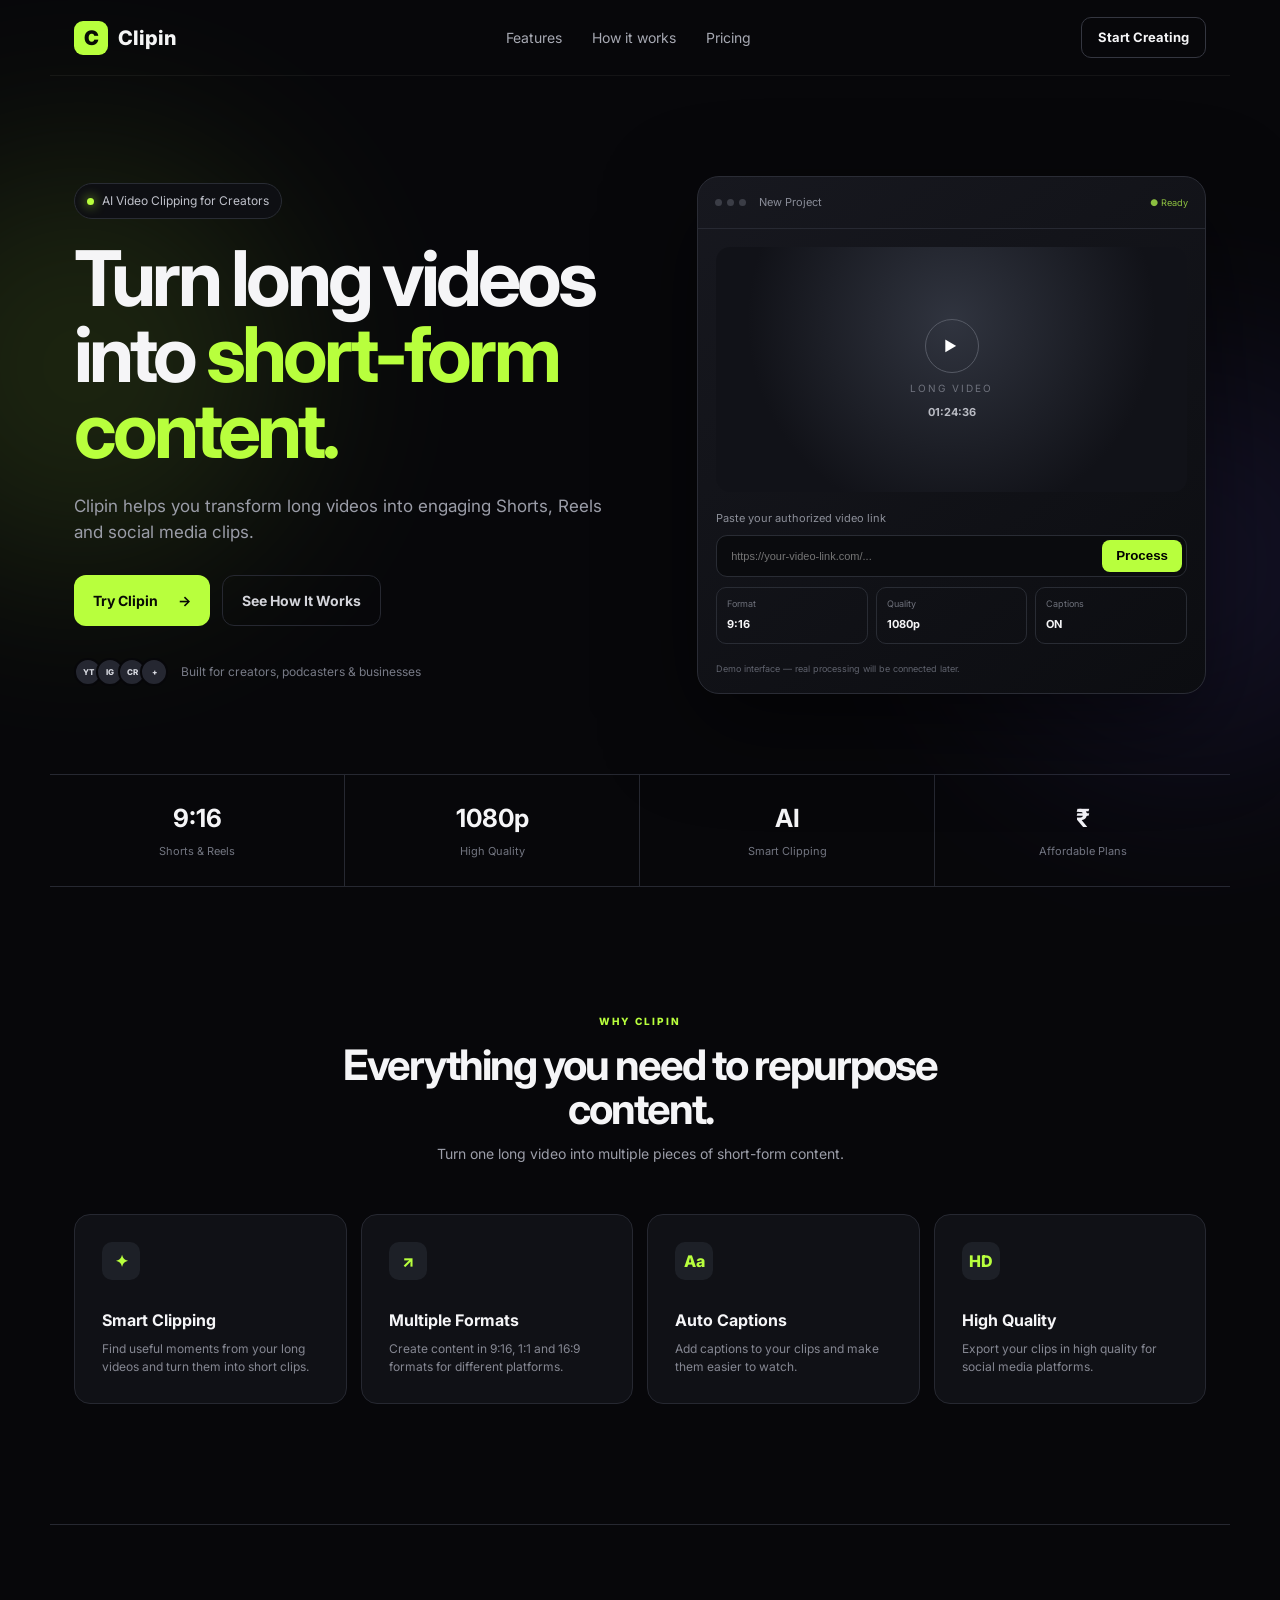
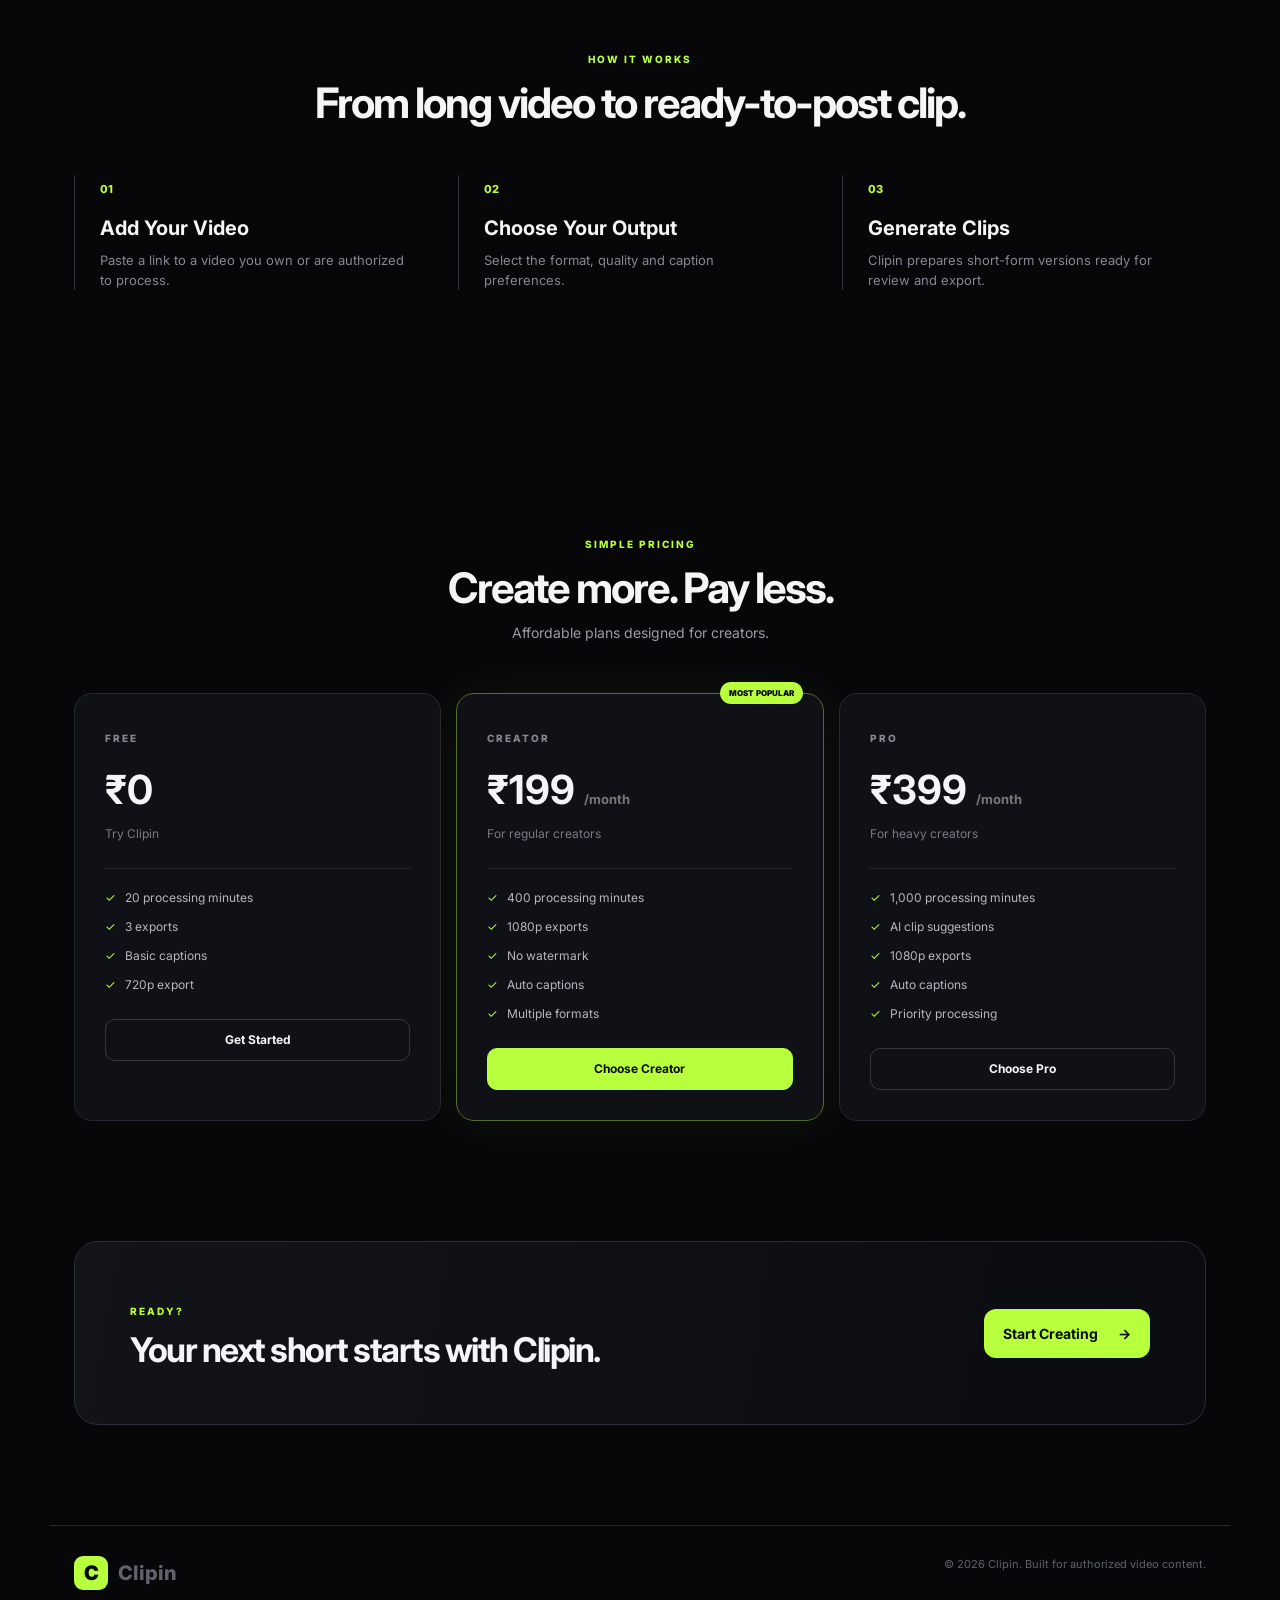
<file: index.html>
<!DOCTYPE html>
<html lang="en">
<head>
  <meta charset="UTF-8">
  <meta name="viewport" content="width=device-width, initial-scale=1.0">

  <title>Clipin — Turn Long Videos Into Short Clips</title>

  <meta
    name="description"
    content="Clipin helps creators turn long videos into engaging short-form content."
  >

  <link rel="preconnect" href="https://fonts.googleapis.com">
  <link rel="preconnect" href="https://fonts.gstatic.com" crossorigin>

  <link
    href="https://fonts.googleapis.com/css2?family=Inter:wght@400;500;600;700;800&display=swap"
    rel="stylesheet"
  >

  <link rel="stylesheet" href="style.css">
</head>

<body>

  <!-- NAVBAR -->
  <header class="navbar">

    <a href="#" class="logo">
      <span class="logo-icon">C</span>
      <span>Clipin</span>
    </a>

    <nav class="nav-links">
      <a href="#features">Features</a>
      <a href="#how-it-works">How it works</a>
      <a href="#pricing">Pricing</a>
    </nav>

    <a href="#start" class="nav-button">
      Start Creating
    </a>

  </header>


  <!-- HERO -->
  <main>

    <section class="hero" id="start">

      <div class="glow glow-1"></div>
      <div class="glow glow-2"></div>

      <div class="hero-content">

        <div class="badge">
          <span></span>
          AI Video Clipping for Creators
        </div>

        <h1>
          Turn long videos into
          <span>short-form content.</span>
        </h1>

        <p>
          Clipin helps you transform long videos into engaging
          Shorts, Reels and social media clips.
        </p>

        <div class="hero-buttons">

          <a href="dashboard.html" class="btn btn-primary">
            Try Clipin
            <span>→</span>
          </a>

          <a href="#how-it-works" class="btn btn-secondary">
            See How It Works
          </a>

        </div>

        <div class="trust">

          <div class="mini-users">
            <span>YT</span>
            <span>IG</span>
            <span>CR</span>
            <span>+</span>
          </div>

          <p>
            Built for creators, podcasters & businesses
          </p>

        </div>

      </div>


      <!-- DEMO CARD -->
      <div class="demo-card" id="demo">

        <div class="window-header">

          <div class="window-dots">
            <i></i>
            <i></i>
            <i></i>
          </div>

          <span>New Project</span>

          <small>
            ● Ready
          </small>

        </div>


        <div class="video-box">

          <div class="play-button">
            ▶
          </div>

          <span>LONG VIDEO</span>

          <strong>
            01:24:36
          </strong>

        </div>


        <div class="video-controls">

          <label>
            Paste your authorized video link
          </label>

          <div class="input-box">

            <input
              type="text"
              id="videoLink"
              placeholder="https://your-video-link.com/..."
            >

            <button onclick="processDemo()">
              Process
            </button>

          </div>


          <div class="options">

            <div>
              <small>Format</small>
              <strong>9:16</strong>
            </div>

            <div>
              <small>Quality</small>
              <strong>1080p</strong>
            </div>

            <div>
              <small>Captions</small>
              <strong>ON</strong>
            </div>

          </div>

        </div>

        <p class="demo-message" id="demoMessage">
          Demo interface — real processing will be connected later.
        </p>

      </div>

    </section>


    <!-- STATS -->

    <section class="stats">

      <div>
        <strong>9:16</strong>
        <span>Shorts & Reels</span>
      </div>

      <div>
        <strong>1080p</strong>
        <span>High Quality</span>
      </div>

      <div>
        <strong>AI</strong>
        <span>Smart Clipping</span>
      </div>

      <div>
        <strong>₹</strong>
        <span>Affordable Plans</span>
      </div>

    </section>


    <!-- FEATURES -->

    <section class="section" id="features">

      <div class="section-heading">

        <span class="eyebrow">
          WHY CLIPIN
        </span>

        <h2>
          Everything you need to repurpose content.
        </h2>

        <p>
          Turn one long video into multiple pieces of
          short-form content.
        </p>

      </div>


      <div class="feature-grid">

        <article class="feature-card">

          <div class="feature-icon">
            ✦
          </div>

          <h3>
            Smart Clipping
          </h3>

          <p>
            Find useful moments from your long videos
            and turn them into short clips.
          </p>

        </article>


        <article class="feature-card">

          <div class="feature-icon">
            ↗
          </div>

          <h3>
            Multiple Formats
          </h3>

          <p>
            Create content in 9:16, 1:1 and 16:9 formats
            for different platforms.
          </p>

        </article>


        <article class="feature-card">

          <div class="feature-icon">
            Aa
          </div>

          <h3>
            Auto Captions
          </h3>

          <p>
            Add captions to your clips and make them
            easier to watch.
          </p>

        </article>


        <article class="feature-card">

          <div class="feature-icon">
            HD
          </div>

          <h3>
            High Quality
          </h3>

          <p>
            Export your clips in high quality for
            social media platforms.
          </p>

        </article>

      </div>

    </section>


    <!-- HOW IT WORKS -->

    <section class="section workflow" id="how-it-works">

      <div class="section-heading">

        <span class="eyebrow">
          HOW IT WORKS
        </span>

        <h2>
          From long video to ready-to-post clip.
        </h2>

      </div>


      <div class="steps">

        <div class="step">

          <span>01</span>

          <h3>
            Add Your Video
          </h3>

          <p>
            Paste a link to a video you own or are
            authorized to process.
          </p>

        </div>


        <div class="step">

          <span>02</span>

          <h3>
            Choose Your Output
          </h3>

          <p>
            Select the format, quality and caption
            preferences.
          </p>

        </div>


        <div class="step">

          <span>03</span>

          <h3>
            Generate Clips
          </h3>

          <p>
            Clipin prepares short-form versions
            ready for review and export.
          </p>

        </div>

      </div>

    </section>


    <!-- PRICING -->

    <section class="section pricing" id="pricing">

      <div class="section-heading">

        <span class="eyebrow">
          SIMPLE PRICING
        </span>

        <h2>
          Create more. Pay less.
        </h2>

        <p>
          Affordable plans designed for creators.
        </p>

      </div>


      <div class="pricing-grid">


        <!-- FREE -->

        <article class="price-card">

          <span>
            FREE
          </span>

          <h3>
            ₹0
          </h3>

          <p>
            Try Clipin
          </p>

          <ul>
            <li>20 processing minutes</li>
            <li>3 exports</li>
            <li>Basic captions</li>
            <li>720p export</li>
          </ul>

          <a href="#start">
            Get Started
          </a>

        </article>


        <!-- CREATOR -->

        <article class="price-card featured">

          <div class="popular">
            MOST POPULAR
          </div>

          <span>
            CREATOR
          </span>

          <h3>
            ₹199
            <small>/month</small>
          </h3>

          <p>
            For regular creators
          </p>

          <ul>
            <li>400 processing minutes</li>
            <li>1080p exports</li>
            <li>No watermark</li>
            <li>Auto captions</li>
            <li>Multiple formats</li>
          </ul>

          <a href="#start">
            Choose Creator
          </a>

        </article>


        <!-- PRO -->

        <article class="price-card">

          <span>
            PRO
          </span>

          <h3>
            ₹399
            <small>/month</small>
          </h3>

          <p>
            For heavy creators
          </p>

          <ul>
            <li>1,000 processing minutes</li>
            <li>AI clip suggestions</li>
            <li>1080p exports</li>
            <li>Auto captions</li>
            <li>Priority processing</li>
          </ul>

          <a href="#start">
            Choose Pro
          </a>

        </article>

      </div>

    </section>


    <!-- FINAL CTA -->

    <section class="final-cta">

      <div>

        <span class="eyebrow">
          READY?
        </span>

        <h2>
          Your next short starts with Clipin.
        </h2>

      </div>

      <a href="#start" class="btn btn-primary">
        Start Creating
        <span>→</span>
      </a>

    </section>

  </main>


  <!-- FOOTER -->

  <footer>

    <a href="#" class="logo">
      <span class="logo-icon">
        C
      </span>

      <span>
        Clipin
      </span>
    </a>

    <p>
      © 2026 Clipin. Built for authorized video content.
    </p>

  </footer>


  <script src="script.js"></script>

</body>
</html>
</file>
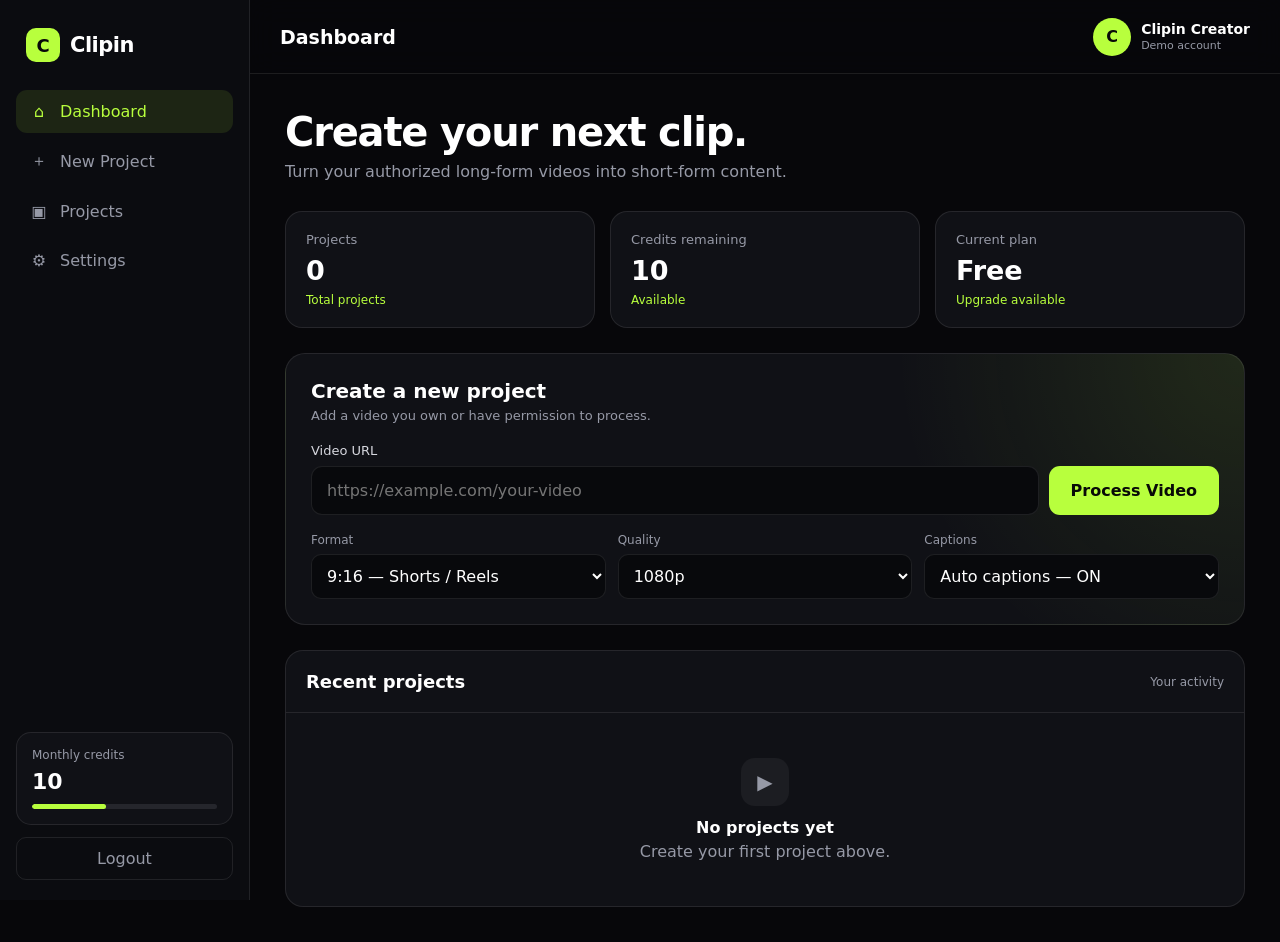
<file: dashboard.html>
<!DOCTYPE html>
<html lang="en">
<head>
  <meta charset="UTF-8" />

  <meta
    name="viewport"
    content="width=device-width, initial-scale=1.0"
  />

  <title>Clipin Dashboard</title>

  <meta
    name="description"
    content="Clipin video repurposing dashboard."
  />

  <style>
    * {
      margin: 0;
      padding: 0;
      box-sizing: border-box;
    }

    :root {
      --bg: #07070a;
      --panel: #101116;
      --panel2: #15161d;
      --border: rgba(255,255,255,.09);
      --text: #ffffff;
      --muted: #9699a6;
      --green: #b8ff3d;
      --green-dark: #8fd51d;
      --danger: #ff5c5c;
    }

    html {
      scroll-behavior: smooth;
    }

    body {
      font-family:
        Inter,
        ui-sans-serif,
        system-ui,
        -apple-system,
        BlinkMacSystemFont,
        "Segoe UI",
        sans-serif;

      background: var(--bg);
      color: var(--text);
      min-height: 100vh;
    }

    button,
    input,
    select {
      font: inherit;
    }

    button {
      cursor: pointer;
    }

    a {
      color: inherit;
      text-decoration: none;
    }

    /* =========================
       LAYOUT
    ========================== */

    .app {
      display: flex;
      min-height: 100vh;
    }

    .sidebar {
      width: 250px;
      min-height: 100vh;
      background: #0b0c10;
      border-right: 1px solid var(--border);
      padding: 22px 16px;

      position: fixed;
      left: 0;
      top: 0;
      bottom: 0;

      z-index: 20;
    }

    .main {
      margin-left: 250px;
      width: calc(100% - 250px);
      min-height: 100vh;
    }

    /* =========================
       LOGO
    ========================== */

    .logo {
      display: flex;
      align-items: center;
      gap: 10px;
      padding: 6px 10px 28px;
    }

    .logo-mark {
      width: 34px;
      height: 34px;
      border-radius: 10px;

      display: flex;
      align-items: center;
      justify-content: center;

      background: var(--green);
      color: #080909;

      font-weight: 900;
      font-size: 18px;
    }

    .logo-text {
      font-size: 21px;
      font-weight: 800;
      letter-spacing: -0.5px;
    }

    /* =========================
       NAV
    ========================== */

    .nav {
      display: flex;
      flex-direction: column;
      gap: 6px;
    }

    .nav-button {
      width: 100%;
      border: 0;
      background: transparent;

      color: var(--muted);

      padding: 12px 13px;
      border-radius: 11px;

      text-align: left;

      display: flex;
      align-items: center;
      gap: 11px;

      transition: .2s;
    }

    .nav-button:hover {
      background: rgba(255,255,255,.05);
      color: white;
    }

    .nav-button.active {
      background: rgba(184,255,61,.1);
      color: var(--green);
    }

    .nav-icon {
      width: 20px;
      text-align: center;
    }

    /* =========================
       SIDEBAR BOTTOM
    ========================== */

    .sidebar-bottom {
      position: absolute;
      left: 16px;
      right: 16px;
      bottom: 20px;
    }

    .credits-box {
      background: var(--panel);
      border: 1px solid var(--border);
      border-radius: 15px;
      padding: 15px;
      margin-bottom: 12px;
    }

    .credits-title {
      color: var(--muted);
      font-size: 12px;
      margin-bottom: 7px;
    }

    .credits-value {
      font-size: 22px;
      font-weight: 800;
    }

    .credits-bar {
      height: 5px;
      background: #25262c;
      border-radius: 20px;
      overflow: hidden;
      margin-top: 10px;
    }

    .credits-progress {
      height: 100%;
      width: 40%;
      background: var(--green);
      border-radius: 20px;
    }

    .logout {
      width: 100%;
      padding: 11px;
      border: 1px solid var(--border);
      background: transparent;
      color: var(--muted);
      border-radius: 10px;
    }

    .logout:hover {
      color: white;
      border-color: rgba(255,255,255,.2);
    }

    /* =========================
       TOPBAR
    ========================== */

    .topbar {
      height: 74px;

      display: flex;
      align-items: center;
      justify-content: space-between;

      padding: 0 30px;

      border-bottom: 1px solid var(--border);

      background: rgba(7,7,10,.8);
      backdrop-filter: blur(14px);

      position: sticky;
      top: 0;
      z-index: 10;
    }

    .page-title {
      font-size: 19px;
      font-weight: 700;
    }

    .profile {
      display: flex;
      align-items: center;
      gap: 10px;
    }

    .avatar {
      width: 38px;
      height: 38px;

      border-radius: 50%;

      display: flex;
      align-items: center;
      justify-content: center;

      background: var(--green);
      color: #090a08;

      font-weight: 800;
    }

    .profile-name {
      font-size: 14px;
      font-weight: 600;
    }

    .profile-email {
      color: var(--muted);
      font-size: 11px;
      margin-top: 2px;
    }

    /* =========================
       CONTENT
    ========================== */

    .content {
      padding: 35px;
      max-width: 1400px;
      margin: auto;
    }

    .welcome {
      margin-bottom: 30px;
    }

    .welcome h1 {
      font-size: clamp(27px, 4vw, 40px);
      letter-spacing: -1.2px;
      margin-bottom: 7px;
    }

    .welcome p {
      color: var(--muted);
    }

    /* =========================
       STAT CARDS
    ========================== */

    .stats {
      display: grid;
      grid-template-columns: repeat(3, 1fr);
      gap: 15px;
      margin-bottom: 25px;
    }

    .stat-card {
      background: var(--panel);
      border: 1px solid var(--border);
      border-radius: 17px;
      padding: 20px;
    }

    .stat-label {
      color: var(--muted);
      font-size: 13px;
      margin-bottom: 8px;
    }

    .stat-value {
      font-size: 27px;
      font-weight: 800;
    }

    .stat-small {
      color: var(--green);
      font-size: 12px;
      margin-top: 7px;
    }

    /* =========================
       CREATE PROJECT
    ========================== */

    .create-card {
      background:
        radial-gradient(
          circle at top right,
          rgba(184,255,61,.1),
          transparent 35%
        ),
        var(--panel);

      border: 1px solid var(--border);
      border-radius: 20px;
      padding: 25px;

      margin-bottom: 25px;
    }

    .card-heading {
      margin-bottom: 20px;
    }

    .card-heading h2 {
      font-size: 20px;
      margin-bottom: 5px;
    }

    .card-heading p {
      color: var(--muted);
      font-size: 13px;
    }

    .input-label {
      display: block;
      color: #d7d8df;
      font-size: 13px;
      margin-bottom: 8px;
    }

    .url-row {
      display: flex;
      gap: 10px;
    }

    .url-input {
      flex: 1;

      min-width: 0;

      background: #08090c;
      border: 1px solid var(--border);

      color: white;

      padding: 14px 15px;
      border-radius: 11px;

      outline: none;
    }

    .url-input:focus {
      border-color: rgba(184,255,61,.6);
    }

    .process-btn {
      border: 0;
      background: var(--green);
      color: #080a07;

      padding: 0 22px;

      border-radius: 11px;

      font-weight: 800;

      transition: .2s;
    }

    .process-btn:hover {
      background: #c8ff66;
      transform: translateY(-1px);
    }

    /* =========================
       OPTIONS
    ========================== */

    .options {
      display: grid;
      grid-template-columns: repeat(3, 1fr);
      gap: 12px;

      margin-top: 18px;
    }

    .option-group label {
      display: block;
      color: var(--muted);
      font-size: 12px;
      margin-bottom: 7px;
    }

    .select {
      width: 100%;

      background: #08090c;
      color: white;

      border: 1px solid var(--border);

      border-radius: 10px;
      padding: 11px;

      outline: none;
    }

    /* =========================
       MESSAGE
    ========================== */

    .message {
      margin-top: 15px;
      padding: 12px 14px;

      border-radius: 10px;

      background: rgba(184,255,61,.08);
      border: 1px solid rgba(184,255,61,.15);

      color: #dfffa9;

      font-size: 13px;

      display: none;
    }

    .message.show {
      display: block;
    }

    .message.error {
      background: rgba(255,92,92,.08);
      border-color: rgba(255,92,92,.2);
      color: #ffaaaa;
    }

    /* =========================
       PROJECTS
    ========================== */

    .projects-card {
      background: var(--panel);
      border: 1px solid var(--border);
      border-radius: 18px;
      overflow: hidden;
    }

    .projects-header {
      padding: 20px;
      border-bottom: 1px solid var(--border);

      display: flex;
      align-items: center;
      justify-content: space-between;
    }

    .projects-header h2 {
      font-size: 18px;
    }

    .projects-header span {
      color: var(--muted);
      font-size: 12px;
    }

    .project-list {
      min-height: 160px;
    }

    .empty-state {
      padding: 45px 20px;
      text-align: center;
      color: var(--muted);
    }

    .empty-icon {
      width: 48px;
      height: 48px;

      margin: auto;
      margin-bottom: 12px;

      border-radius: 14px;

      display: flex;
      align-items: center;
      justify-content: center;

      background: rgba(255,255,255,.05);

      font-size: 20px;
    }

    .empty-state strong {
      display: block;
      color: white;
      margin-bottom: 5px;
    }

    /* =========================
       PROJECT ITEM
    ========================== */

    .project-item {
      padding: 17px 20px;

      display: flex;
      align-items: center;
      justify-content: space-between;

      border-bottom: 1px solid var(--border);
    }

    .project-item:last-child {
      border-bottom: 0;
    }

    .project-left {
      display: flex;
      align-items: center;
      gap: 12px;

      min-width: 0;
    }

    .project-thumbnail {
      width: 62px;
      height: 42px;

      border-radius: 8px;

      background:
        linear-gradient(
          135deg,
          #222,
          #111
        );

      display: flex;
      align-items: center;
      justify-content: center;

      flex-shrink: 0;
    }

    .project-info {
      min-width: 0;
    }

    .project-name {
      font-size: 14px;
      font-weight: 650;

      white-space: nowrap;
      overflow: hidden;
      text-overflow: ellipsis;

      max-width: 400px;
    }

    .project-meta {
      color: var(--muted);
      font-size: 11px;
      margin-top: 4px;
    }

    .status {
      padding: 6px 9px;
      border-radius: 20px;

      background: rgba(184,255,61,.08);
      color: var(--green);

      font-size: 11px;
    }

    /* =========================
       MOBILE
    ========================== */

    @media (max-width: 850px) {

      .sidebar {
        width: 70px;
        padding: 15px 9px;
      }

      .main {
        margin-left: 70px;
        width: calc(100% - 70px);
      }

      .logo {
        justify-content: center;
        padding-bottom: 25px;
      }

      .logo-text {
        display: none;
      }

      .nav-button {
        justify-content: center;
        padding: 12px 8px;
      }

      .nav-label {
        display: none;
      }

      .sidebar-bottom {
        left: 8px;
        right: 8px;
      }

      .credits-box {
        display: none;
      }

      .logout {
        font-size: 0;
      }

      .logout::before {
        content: "↪";
        font-size: 18px;
      }

      .stats {
        grid-template-columns: 1fr;
      }

      .options {
        grid-template-columns: 1fr;
      }
    }

    @media (max-width: 600px) {

      .topbar {
        padding: 0 16px;
      }

      .profile-name,
      .profile-email {
        display: none;
      }

      .content {
        padding: 22px 15px;
      }

      .create-card {
        padding: 17px;
      }

      .url-row {
        flex-direction: column;
      }

      .process-btn {
        height: 47px;
      }

      .project-item {
        gap: 10px;
      }

      .project-name {
        max-width: 170px;
      }
    }
  </style>
</head>

<body>

  <div class="app">

    <!-- =========================
         SIDEBAR
    ========================== -->

    <aside class="sidebar">

      <div class="logo">
        <div class="logo-mark">C</div>
        <div class="logo-text">Clipin</div>
      </div>

      <nav class="nav">

        <button
          class="nav-button active"
          onclick="showSection('dashboard')"
        >
          <span class="nav-icon">⌂</span>
          <span class="nav-label">Dashboard</span>
        </button>

        <button
          class="nav-button"
          onclick="showSection('create')"
        >
          <span class="nav-icon">＋</span>
          <span class="nav-label">New Project</span>
        </button>

        <button
          class="nav-button"
          onclick="showSection('projects')"
        >
          <span class="nav-icon">▣</span>
          <span class="nav-label">Projects</span>
        </button>

        <button
          class="nav-button"
          onclick="showSection('settings')"
        >
          <span class="nav-icon">⚙</span>
          <span class="nav-label">Settings</span>
        </button>

      </nav>

      <div class="sidebar-bottom">

        <div class="credits-box">

          <div class="credits-title">
            Monthly credits
          </div>

          <div class="credits-value">
            <span id="credits">10</span>
          </div>

          <div class="credits-bar">
            <div class="credits-progress"></div>
          </div>

        </div>

        <button
          class="logout"
          onclick="logout()"
        >
          Logout
        </button>

      </div>

    </aside>


    <!-- =========================
         MAIN
    ========================== -->

    <main class="main">

      <header class="topbar">

        <div class="page-title">
          Dashboard
        </div>

        <div class="profile">

          <div class="avatar" id="avatar">
            C
          </div>

          <div>

            <div
              class="profile-name"
              id="profileName"
            >
              Clipin Creator
            </div>

            <div
              class="profile-email"
              id="profileEmail"
            >
              Demo account
            </div>

          </div>

        </div>

      </header>


      <div class="content">


        <!-- =========================
             DASHBOARD
        ========================== -->

        <section id="dashboard">

          <div class="welcome">

            <h1>
              Create your next clip.
            </h1>

            <p>
              Turn your authorized long-form videos into short-form content.
            </p>

          </div>


          <div class="stats">

            <div class="stat-card">

              <div class="stat-label">
                Projects
              </div>

              <div
                class="stat-value"
                id="projectCount"
              >
                0
              </div>

              <div class="stat-small">
                Total projects
              </div>

            </div>


            <div class="stat-card">

              <div class="stat-label">
                Credits remaining
              </div>

              <div
                class="stat-value"
                id="creditStat"
              >
                10
              </div>

              <div class="stat-small">
                Available
              </div>

            </div>


            <div class="stat-card">

              <div class="stat-label">
                Current plan
              </div>

              <div class="stat-value">
                Free
              </div>

              <div class="stat-small">
                Upgrade available
              </div>

            </div>

          </div>


          <!-- CREATE -->

          <div
            class="create-card"
            id="create"
          >

            <div class="card-heading">

              <h2>
                Create a new project
              </h2>

              <p>
                Add a video you own or have permission to process.
              </p>

            </div>


            <label
              class="input-label"
              for="videoUrl"
            >
              Video URL
            </label>


            <div class="url-row">

              <input
                id="videoUrl"
                class="url-input"
                type="url"
                placeholder="https://example.com/your-video"
                autocomplete="off"
              />

              <button
                class="process-btn"
                onclick="createProject()"
              >
                Process Video
              </button>

            </div>


            <div class="options">

              <div class="option-group">

                <label for="format">
                  Format
                </label>

                <select
                  id="format"
                  class="select"
                >
                  <option value="9:16">
                    9:16 — Shorts / Reels
                  </option>

                  <option value="1:1">
                    1:1 — Square
                  </option>

                  <option value="16:9">
                    16:9 — YouTube
                  </option>
                </select>

              </div>


              <div class="option-group">

                <label for="quality">
                  Quality
                </label>

                <select
                  id="quality"
                  class="select"
                >
                  <option value="720p">
                    720p
                  </option>

                  <option value="1080p" selected>
                    1080p
                  </option>
                </select>

              </div>


              <div class="option-group">

                <label for="captions">
                  Captions
                </label>

                <select
                  id="captions"
                  class="select"
                >
                  <option value="on">
                    Auto captions — ON
                  </option>

                  <option value="off">
                    Captions — OFF
                  </option>
                </select>

              </div>

            </div>


            <div
              id="message"
              class="message"
            ></div>

          </div>


          <!-- PROJECTS -->

          <div
            class="projects-card"
            id="projects"
          >

            <div class="projects-header">

              <h2>
                Recent projects
              </h2>

              <span>
                Your activity
              </span>

            </div>


            <div
              id="projectList"
              class="project-list"
            >

              <div class="empty-state">

                <div class="empty-icon">
                  ▶
                </div>

                <strong>
                  No projects yet
                </strong>

                Create your first project above.

              </div>

            </div>

          </div>

        </section>


        <!-- =========================
             SETTINGS
        ========================== -->

        <section
          id="settings"
          style="
            display:none;
            margin-top:25px;
          "
        >

          <div class="create-card">

            <div class="card-heading">

              <h2>
                Account settings
              </h2>

              <p>
                Your Clipin account information.
              </p>

            </div>

            <p
              style="
                color:#9699a6;
                font-size:14px;
                line-height:1.7;
              "
            >
              Authentication and account data will be connected
              to Supabase in the next setup step.
            </p>

          </div>

        </section>

      </div>

    </main>

  </div>


  <script>

    /* =========================================
       DEMO DATA
    ========================================== */

    let projects =
      JSON.parse(
        localStorage.getItem("clipin_projects") || "[]"
      );

    let credits =
      Number(
        localStorage.getItem("clipin_credits") || "10"
      );


    /* =========================================
       INITIALIZE
    ========================================== */

    document.addEventListener(
      "DOMContentLoaded",
      function () {

        updateDashboard();

        renderProjects();

      }
    );


    /* =========================================
       DASHBOARD UPDATE
    ========================================== */

    function updateDashboard() {

      document.getElementById(
        "credits"
      ).textContent = credits;

      document.getElementById(
        "creditStat"
      ).textContent = credits;

      document.getElementById(
        "projectCount"
      ).textContent = projects.length;

    }


    /* =========================================
       CREATE PROJECT
    ========================================== */

    function createProject() {

      const input =
        document.getElementById("videoUrl");

      const message =
        document.getElementById("message");

      const format =
        document.getElementById("format").value;

      const quality =
        document.getElementById("quality").value;

      const captions =
        document.getElementById("captions").value;

      const url =
        input.value.trim();


      message.className = "message";


      if (!url) {

        showMessage(
          "Please enter a video URL.",
          true
        );

        return;

      }


      try {

        new URL(url);

      } catch {

        showMessage(
          "Please enter a valid video URL.",
          true
        );

        return;

      }


      if (credits <= 0) {

        showMessage(
          "You have no credits remaining.",
          true
        );

        return;

      }


      /*
        FRONTEND DEMO ONLY

        The actual video-processing server
        will be connected here later.

        Never put private API keys or
        server secrets inside this file.
      */


      const project = {

        id:
          Date.now(),

        url:
          url,

        format:
          format,

        quality:
          quality,

        captions:
          captions,

        status:
          "Queued",

        createdAt:
          new Date().toLocaleString()

      };


      projects.unshift(project);

      credits--;

      localStorage.setItem(
        "clipin_projects",
        JSON.stringify(projects)
      );

      localStorage.setItem(
        "clipin_credits",
        String(credits)
      );


      input.value = "";

      updateDashboard();

      renderProjects();


      showMessage(
        "Project created successfully. Video processing backend is ready to be connected."
      );

    }


    /* =========================================
       SHOW MESSAGE
    ========================================== */

    function showMessage(
      text,
      error = false
    ) {

      const message =
        document.getElementById("message");

      message.textContent = text;

      message.className =
        error
          ? "message show error"
          : "message show";

    }


    /* =========================================
       RENDER PROJECTS
    ========================================== */

    function renderProjects() {

      const list =
        document.getElementById("projectList");


      if (projects.length === 0) {

        list.innerHTML = `

          <div class="empty-state">

            <div class="empty-icon">
              ▶
            </div>

            <strong>
              No projects yet
            </strong>

            Create your first project above.

          </div>

        `;

        return;

      }


      list.innerHTML =
        projects
          .slice(0, 10)
          .map(function(project) {

            return `

              <div class="project-item">

                <div class="project-left">

                  <div class="project-thumbnail">
                    ▶
                  </div>

                  <div class="project-info">

                    <div class="project-name">
                      ${escapeHtml(project.url)}
                    </div>

                    <div class="project-meta">
                      ${project.format}
                      •
                      ${project.quality}
                      •
                      ${project.createdAt}
                    </div>

                  </div>

                </div>

                <div class="status">
                  ${escapeHtml(project.status)}
                </div>

              </div>

            `;

          })
          .join("");

    }


    /* =========================================
       ESCAPE HTML
    ========================================== */

    function escapeHtml(text) {

      return String(text)
        .replaceAll("&", "&amp;")
        .replaceAll("<", "&lt;")
        .replaceAll(">", "&gt;")
        .replaceAll('"', "&quot;")
        .replaceAll("'", "&#039;");

    }


    /* =========================================
       NAVIGATION
    ========================================== */

    function showSection(section) {

      const dashboard =
        document.getElementById("dashboard");

      const settings =
        document.getElementById("settings");


      if (section === "settings") {

        dashboard.style.display = "none";

        settings.style.display = "block";

      } else {

        dashboard.style.display = "block";

        settings.style.display = "none";

      }


      document
        .querySelectorAll(".nav-button")
        .forEach(function(button) {

          button.classList.remove("active");

        });


      event.currentTarget.classList.add("active");


      if (section === "create") {

        document
          .getElementById("create")
          .scrollIntoView({
            behavior: "smooth"
          });

      }


      if (section === "projects") {

        document
          .getElementById("projects")
          .scrollIntoView({
            behavior: "smooth"
          });

      }

    }


    /* =========================================
       LOGOUT
    ========================================== */

    function logout() {

      /*
        Real Supabase logout will replace
        this function after authentication
        is connected.
      */

      localStorage.removeItem(
        "clipin_demo_user"
      );

      window.location.href =
        "index.html";

    }

  </script>

</body>
</html>
</file>
<file: style.css>
* {
  box-sizing: border-box;
  margin: 0;
  padding: 0;
}

:root {
  --bg: #07070a;
  --card: #101116;
  --card2: #15161d;
  --text: #f5f5f7;
  --muted: #9b9da8;
  --border: #262831;
  --green: #b8ff3d;
  --green-dark: #8fdc18;
}

html {
  scroll-behavior: smooth;
}

body {
  font-family: "Inter", sans-serif;
  background: var(--bg);
  color: var(--text);
  line-height: 1.5;
  overflow-x: hidden;
}

a {
  text-decoration: none;
  color: inherit;
}


/* NAVBAR */

.navbar {
  height: 76px;
  max-width: 1180px;
  margin: auto;
  padding: 0 24px;

  display: flex;
  align-items: center;
  justify-content: space-between;

  border-bottom: 1px solid rgba(255,255,255,.05);
}

.logo {
  display: flex;
  align-items: center;
  gap: 10px;

  font-size: 20px;
  font-weight: 800;
}

.logo-icon {
  width: 34px;
  height: 34px;

  display: grid;
  place-items: center;

  background: var(--green);
  color: #080a05;

  border-radius: 9px;

  font-weight: 900;
}

.nav-links {
  display: flex;
  gap: 30px;

  color: #a7a9b3;
  font-size: 14px;
}

.nav-links a:hover {
  color: white;
}

.nav-button {
  border: 1px solid #343640;
  border-radius: 10px;

  padding: 10px 16px;

  font-size: 13px;
  font-weight: 700;
}


/* HERO */

.hero {
  max-width: 1180px;
  min-height: 680px;

  margin: auto;
  padding: 100px 24px 80px;

  display: grid;
  grid-template-columns: 1fr .92fr;

  gap: 70px;
  align-items: center;

  position: relative;
}

.glow {
  position: absolute;

  width: 420px;
  height: 420px;

  border-radius: 50%;

  filter: blur(100px);

  opacity: .12;

  pointer-events: none;
}

.glow-1 {
  background: var(--green);
  left: -180px;
  top: 80px;
}

.glow-2 {
  background: #6c5ce7;
  right: -170px;
  bottom: 0;
}

.hero-content {
  position: relative;
  z-index: 1;
}

.badge {
  display: inline-flex;
  align-items: center;
  gap: 8px;

  padding: 8px 12px;

  border: 1px solid #292c34;
  border-radius: 100px;

  background: #0e0f13;

  color: #bfc1ca;

  font-size: 12px;

  margin-bottom: 22px;
}

.badge span {
  width: 7px;
  height: 7px;

  border-radius: 50%;

  background: var(--green);

  box-shadow: 0 0 12px var(--green);
}

h1 {
  font-size: clamp(48px, 6vw, 78px);

  line-height: .99;

  letter-spacing: -4px;

  max-width: 700px;
}

h1 span {
  color: var(--green);
}

.hero-content > p {
  max-width: 580px;

  margin: 25px 0 30px;

  color: var(--muted);

  font-size: 17px;
}

.hero-buttons {
  display: flex;
  gap: 12px;

  flex-wrap: wrap;
}

.btn {
  display: inline-flex;
  align-items: center;
  gap: 20px;

  padding: 14px 19px;

  border-radius: 12px;

  font-size: 14px;
  font-weight: 700;
}

.btn-primary {
  background: var(--green);
  color: #080a05;
}

.btn-primary:hover {
  background: #c9ff67;
}

.btn-secondary {
  border: 1px solid var(--border);
  color: #d4d5db;
}

.trust {
  display: flex;
  align-items: center;
  gap: 13px;

  margin-top: 32px;

  color: #777a86;

  font-size: 12px;
}

.mini-users {
  display: flex;
}

.mini-users span {
  width: 28px;
  height: 28px;

  margin-left: -6px;

  border: 2px solid var(--bg);

  border-radius: 50%;

  display: grid;
  place-items: center;

  background: #252731;

  color: #d9dbe2;

  font-size: 8px;
  font-weight: 800;
}

.mini-users span:first-child {
  margin-left: 0;
}


/* DEMO CARD */

.demo-card {
  position: relative;

  background: linear-gradient(
    145deg,
    #17181f,
    #0c0d11
  );

  border: 1px solid #2a2c35;

  border-radius: 22px;

  overflow: hidden;

  box-shadow: 0 30px 90px rgba(0,0,0,.5);
}

.window-header {
  height: 52px;

  padding: 0 17px;

  display: flex;
  align-items: center;

  gap: 13px;

  border-bottom: 1px solid #272932;

  color: #898c97;

  font-size: 11px;
}

.window-header small {
  margin-left: auto;
  color: #8cbf40;
}

.window-dots {
  display: flex;
  gap: 5px;
}

.window-dots i {
  width: 7px;
  height: 7px;

  border-radius: 50%;

  background: #3b3d46;
}

.video-box {
  height: 245px;

  margin: 18px;

  border-radius: 14px;

  background:
    radial-gradient(
      circle at 50% 30%,
      #30343f,
      #111218 70%
    );

  display: flex;
  flex-direction: column;

  align-items: center;
  justify-content: center;

  gap: 8px;

  color: #6f727d;

  font-size: 10px;

  letter-spacing: 2px;
}

.play-button {
  width: 54px;
  height: 54px;

  border: 1px solid #565a65;

  border-radius: 50%;

  display: grid;
  place-items: center;

  color: white;

  font-size: 14px;
}

.video-box strong {
  font-size: 11px;

  letter-spacing: 0;

  color: #b9bbc3;
}

.video-controls {
  padding: 0 18px 18px;
}

.video-controls label {
  display: block;

  color: #8c8f99;

  font-size: 11px;

  margin-bottom: 8px;
}

.input-box {
  display: flex;

  padding: 4px;

  background: #0a0b0e;

  border: 1px solid #292c34;

  border-radius: 11px;
}

.input-box input {
  width: 100%;

  background: transparent;

  border: 0;
  outline: 0;

  color: white;

  padding: 10px;

  font-size: 11px;
}

.input-box button {
  border: 0;

  background: var(--green);

  font-weight: 800;

  border-radius: 8px;

  padding: 0 14px;

  cursor: pointer;
}

.options {
  display: grid;

  grid-template-columns: repeat(3,1fr);

  gap: 8px;

  margin-top: 10px;
}

.options div {
  border: 1px solid #292c34;

  border-radius: 10px;

  padding: 9px 10px;
}

.options small {
  display: block;

  color: #6e717b;

  font-size: 9px;
}

.options strong {
  font-size: 11px;
}

.demo-message {
  padding: 0 18px 17px;

  font-size: 9px;

  color: #5f626d;
}


/* STATS */

.stats {
  max-width: 1180px;

  margin: auto;

  display: grid;

  grid-template-columns: repeat(4,1fr);

  border-top: 1px solid var(--border);
  border-bottom: 1px solid var(--border);
}

.stats div {
  padding: 25px;

  text-align: center;

  border-right: 1px solid var(--border);
}

.stats div:last-child {
  border-right: none;
}

.stats strong {
  display: block;

  font-size: 25px;
}

.stats span {
  color: #727580;

  font-size: 11px;
}


/* SECTIONS */

.section {
  max-width: 1180px;

  margin: auto;

  padding: 120px 24px;
}

.section-heading {
  max-width: 650px;

  margin: 0 auto 50px;

  text-align: center;
}

.eyebrow {
  color: var(--green);

  font-size: 10px;

  font-weight: 800;

  letter-spacing: 2px;
}

.section-heading h2 {
  margin: 12px 0;

  font-size: 42px;

  line-height: 1.05;

  letter-spacing: -2px;
}

.section-heading p {
  color: var(--muted);

  font-size: 14px;
}


/* FEATURES */

.feature-grid {
  display: grid;

  grid-template-columns: repeat(4,1fr);

  gap: 14px;
}

.feature-card {
  background: var(--card);

  border: 1px solid var(--border);

  padding: 27px;

  border-radius: 16px;
}

.feature-icon {
  width: 38px;
  height: 38px;

  border-radius: 10px;

  background: #1d2027;

  color: var(--green);

  display: grid;
  place-items: center;

  font-weight: 800;

  margin-bottom: 28px;
}

.feature-card h3 {
  font-size: 16px;

  margin-bottom: 8px;
}

.feature-card p {
  color: #858792;

  font-size: 12px;
}


/* WORKFLOW */

.workflow {
  border-top: 1px solid var(--border);
}

.steps {
  display: grid;

  grid-template-columns: repeat(3,1fr);

  gap: 20px;
}

.step {
  border-left: 1px solid #30323b;

  padding: 0 25px;
}

.step span {
  color: var(--green);

  font-size: 11px;

  font-weight: 800;
}

.step h3 {
  margin: 14px 0 8px;

  font-size: 20px;
}

.step p {
  color: #858792;

  font-size: 13px;
}


/* PRICING */

.pricing-grid {
  display: grid;

  grid-template-columns: repeat(3,1fr);

  gap: 15px;
}

.price-card {
  position: relative;

  background: var(--card);

  border: 1px solid var(--border);

  border-radius: 18px;

  padding: 30px;
}

.price-card.featured {
  border-color: #526d2b;

  box-shadow:
    0 0 50px rgba(184,255,61,.06);
}

.price-card > span {
  color: #858792;

  font-size: 10px;

  font-weight: 800;

  letter-spacing: 2px;
}

.price-card h3 {
  font-size: 40px;

  margin: 12px 0 5px;
}

.price-card h3 small {
  color: #777;

  font-size: 13px;
}

.price-card > p {
  color: #777a84;

  font-size: 12px;

  margin-bottom: 25px;
}

.price-card ul {
  list-style: none;

  border-top: 1px solid var(--border);

  padding-top: 20px;

  display: grid;

  gap: 11px;

  color: #b5b7c0;

  font-size: 12px;
}

.price-card li::before {
  content: "✓";

  color: var(--green);

  margin-right: 9px;
}

.price-card a {
  display: block;

  margin-top: 25px;

  padding: 11px;

  border: 1px solid #343640;

  border-radius: 10px;

  text-align: center;

  font-size: 12px;

  font-weight: 700;
}

.price-card.featured a {
  background: var(--green);

  color: #090b06;

  border-color: var(--green);
}

.popular {
  position: absolute;

  top: -12px;
  right: 20px;

  padding: 5px 9px;

  background: var(--green);

  color: #080a05;

  border-radius: 20px;

  font-size: 8px;

  font-weight: 900;
}


/* FINAL CTA */

.final-cta {
  max-width: 1132px;

  margin: 0 auto 100px;

  padding: 55px;

  border: 1px solid #2a2d35;

  border-radius: 24px;

  background:
    linear-gradient(
      100deg,
      #12141a,
      #0b0c10
    );

  display: flex;

  justify-content: space-between;

  align-items: center;

  gap: 30px;
}

.final-cta h2 {
  max-width: 600px;

  margin-top: 10px;

  font-size: 34px;

  line-height: 1.1;

  letter-spacing: -1.5px;
}


/* FOOTER */

footer {
  max-width: 1180px;

  margin: auto;

  padding: 30px 24px;

  border-top: 1px solid var(--border);

  display: flex;

  justify-content: space-between;

  color: #5f626c;

  font-size: 11px;
}


/* RESPONSIVE */

@media(max-width:850px) {

  .nav-links {
    display: none;
  }

  .hero {
    grid-template-columns: 1fr;

    padding-top: 70px;

    gap: 45px;
  }

  .feature-grid {
    grid-template-columns: 1fr 1fr;
  }

  .stats {
    grid-template-columns: 1fr 1fr;
  }

  .stats div:nth-child(2) {
    border-right: 0;
  }

  .pricing-grid {
    grid-template-columns: 1fr;
  }

  .final-cta {
    margin: 0 20px 70px;

    padding: 35px;

    flex-direction: column;

    align-items: flex-start;
  }

  .section {
    padding: 80px 20px;
  }

  h1 {
    letter-spacing: -2.5px;
  }
}


@media(max-width:500px) {

  .navbar {
    padding: 0 16px;
  }

  .nav-button {
    padding: 9px 11px;
  }

  .hero {
    padding: 55px 16px;
  }

  .hero-content > p {
    font-size: 15px;
  }

  .demo-card {
    border-radius: 16px;
  }

  .video-box {
    height: 190px;
  }

  .feature-grid {
    grid-template-columns: 1fr;
  }

  .stats div {
    padding: 20px 10px;
  }

  .section-heading h2 {
    font-size: 34px;
  }

  .final-cta h2 {
    font-size: 28px;
  }

  footer {
    margin: 0 16px;

    padding-left: 0;
    padding-right: 0;

    flex-direction: column;

    gap: 15px;
  }

}
</file>
